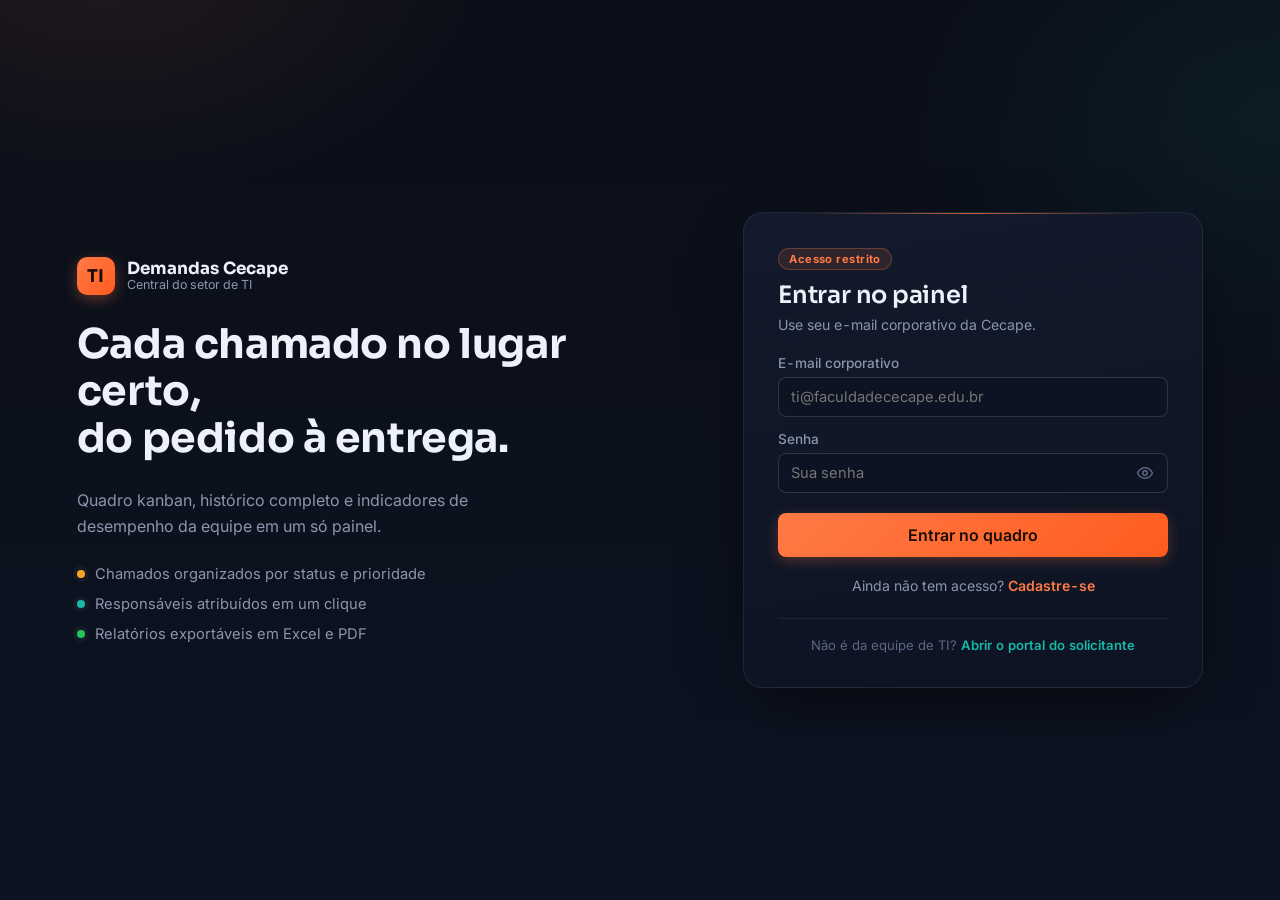
<file: login.html>
<!DOCTYPE html>
<html lang="pt-BR">
<head>
    <meta charset="UTF-8">
    <meta name="viewport" content="width=device-width, initial-scale=1.0">
    <title>Acesso da equipe · TI Cecape</title>

    <link rel="preconnect" href="https://fonts.googleapis.com">
    <link rel="preconnect" href="https://fonts.gstatic.com" crossorigin>
    <link href="https://fonts.googleapis.com/css2?family=Sora:wght@600;700&family=Inter:wght@400;500;600;700&display=swap" rel="stylesheet">

    <link rel="stylesheet" href="tema.css">
    <link rel="stylesheet" href="login.css">
</head>
<body class="pagina-acesso">
    <div class="fundo-decorativo" aria-hidden="true"></div>

    <!-- Painel lateral de apresentação (só aparece em telas largas) -->
    <section class="vitrine-acesso">
        <div class="marca">
            <div class="marca-icone">TI</div>
            <div class="marca-texto">
                <strong>Demandas Cecape</strong>
                <span>Central do setor de TI</span>
            </div>
        </div>

        <h1 class="vitrine-titulo">Cada chamado no lugar certo,<br>do pedido à entrega.</h1>
        <p class="vitrine-descricao">
            Quadro kanban, histórico completo e indicadores de desempenho da equipe em um só painel.
        </p>

        <ul class="vitrine-lista">
            <li><span class="vitrine-marcador" data-cor="pendente"></span> Chamados organizados por status e prioridade</li>
            <li><span class="vitrine-marcador" data-cor="andamento"></span> Responsáveis atribuídos em um clique</li>
            <li><span class="vitrine-marcador" data-cor="finalizada"></span> Relatórios exportáveis em Excel e PDF</li>
        </ul>
    </section>

    <!-- Cartão de autenticação -->
    <main class="cartao-acesso">

        <!-- TELA DE LOGIN -->
        <div class="vista-acesso ativo" id="vista-login">
            <div class="cabecalho-acesso">
                <span class="selo-restrito">Acesso restrito</span>
                <h2>Entrar no painel</h2>
                <p>Use seu e-mail corporativo da Cecape.</p>
            </div>

            <div id="mensagemLogin" class="caixa-mensagem"></div>

            <form id="formularioLogin" novalidate>
                <div class="grupo-campo">
                    <label for="loginEmail">E-mail corporativo</label>
                    <input type="email" id="loginEmail" placeholder="ti@faculdadececape.edu.br" autocomplete="username">
                </div>
                <div class="grupo-campo">
                    <label for="loginSenha">Senha</label>
                    <div class="campo-com-botao">
                        <input type="password" id="loginSenha" placeholder="Sua senha" autocomplete="current-password">
                        <button type="button" class="botao-olho" onclick="alternarVisibilidadeSenha('loginSenha', this)" aria-label="Mostrar senha">
                            <svg width="18" height="18" viewBox="0 0 24 24" fill="none" stroke="currentColor" stroke-width="2"><path d="M2 12s3.6-7 10-7 10 7 10 7-3.6 7-10 7-10-7-10-7Z"/><circle cx="12" cy="12" r="3"/></svg>
                        </button>
                    </div>
                </div>
                <button type="submit" class="botao botao-primario botao-largura-total">Entrar no quadro</button>
            </form>

            <div class="link-alternar" onclick="alternarVistaAcesso('cadastro')">
                Ainda não tem acesso? <span>Cadastre-se</span>
            </div>
        </div>

        <!-- TELA DE CADASTRO -->
        <div class="vista-acesso" id="vista-cadastro">
            <div class="cabecalho-acesso">
                <span class="selo-restrito">Novo integrante</span>
                <h2>Criar acesso da TI</h2>
                <p>Somente e-mails @faculdadececape.edu.br.</p>
            </div>

            <div id="mensagemCadastro" class="caixa-mensagem"></div>

            <form id="formularioCadastro" novalidate>
                <div class="linha-formulario">
                    <div class="grupo-campo">
                        <label for="cadastroNome">Nome</label>
                        <input type="text" id="cadastroNome">
                    </div>
                    <div class="grupo-campo">
                        <label for="cadastroSobrenome">Sobrenome</label>
                        <input type="text" id="cadastroSobrenome">
                    </div>
                </div>
                <div class="grupo-campo">
                    <label for="cadastroEmail">E-mail corporativo</label>
                    <input type="email" id="cadastroEmail" placeholder="nome.sobrenome@faculdadececape.edu.br">
                </div>
                <div class="grupo-campo">
                    <label for="cadastroSenha">Senha</label>
                    <div class="campo-com-botao">
                        <input type="password" id="cadastroSenha" autocomplete="new-password">
                        <button type="button" class="botao-olho" onclick="alternarVisibilidadeSenha('cadastroSenha', this)" aria-label="Mostrar senha">
                            <svg width="18" height="18" viewBox="0 0 24 24" fill="none" stroke="currentColor" stroke-width="2"><path d="M2 12s3.6-7 10-7 10 7 10 7-3.6 7-10 7-10-7-10-7Z"/><circle cx="12" cy="12" r="3"/></svg>
                        </button>
                    </div>
                </div>
                <div class="grupo-campo">
                    <label for="cadastroRepetirSenha">Repetir senha</label>
                    <div class="campo-com-botao">
                        <input type="password" id="cadastroRepetirSenha" autocomplete="new-password">
                        <button type="button" class="botao-olho" onclick="alternarVisibilidadeSenha('cadastroRepetirSenha', this)" aria-label="Mostrar senha">
                            <svg width="18" height="18" viewBox="0 0 24 24" fill="none" stroke="currentColor" stroke-width="2"><path d="M2 12s3.6-7 10-7 10 7 10 7-3.6 7-10 7-10-7-10-7Z"/><circle cx="12" cy="12" r="3"/></svg>
                        </button>
                    </div>
                </div>
                <button type="submit" class="botao botao-primario botao-largura-total">Criar acesso</button>
            </form>

            <div class="link-alternar" onclick="alternarVistaAcesso('login')">
                Já possui acesso? <span>Fazer login</span>
            </div>
        </div>

        <div class="rodape-acesso">
            Não é da equipe de TI? <a href="portal.html">Abrir o portal do solicitante</a>
        </div>
    </main>

    <script src="login.js"></script>
</body>
</html>
</file>
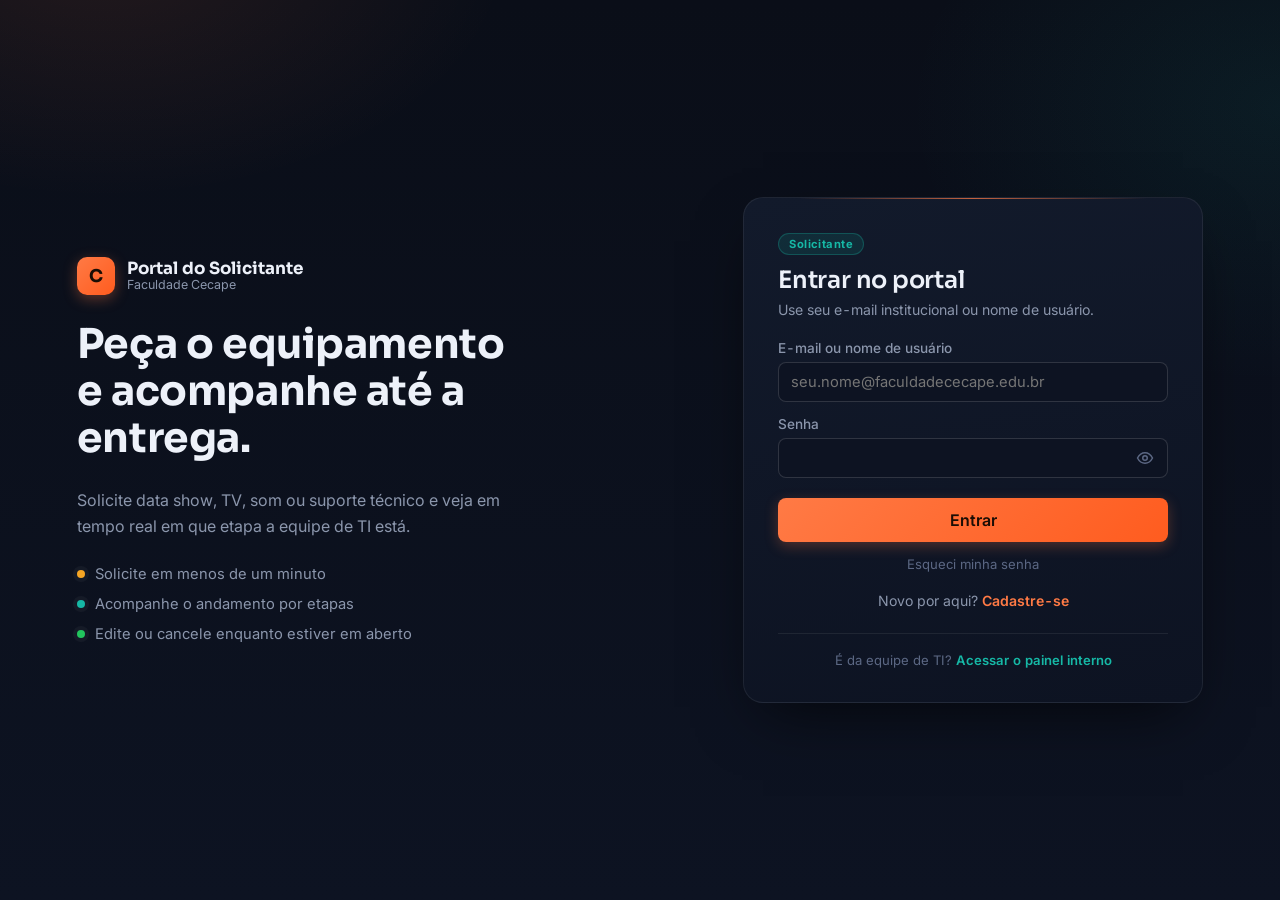
<file: portal.html>
<!DOCTYPE html>
<html lang="pt-BR">
<head>
    <meta charset="UTF-8">
    <meta name="viewport" content="width=device-width, initial-scale=1.0">
    <title>Portal do Solicitante · Cecape</title>

    <link rel="preconnect" href="https://fonts.googleapis.com">
    <link rel="preconnect" href="https://fonts.gstatic.com" crossorigin>
    <link href="https://fonts.googleapis.com/css2?family=Sora:wght@600;700&family=Inter:wght@400;500;600;700&display=swap" rel="stylesheet">

    <link rel="stylesheet" href="tema.css">
    <link rel="stylesheet" href="login.css">
    <link rel="stylesheet" href="portal.css">
</head>
<body>
    <div class="fundo-decorativo" aria-hidden="true"></div>

    <!-- =====================================================
         ÁREA DE AUTENTICAÇÃO DO SOLICITANTE
    ====================================================== -->
    <div class="pagina-acesso" id="area-acesso">

        <section class="vitrine-acesso">
            <div class="marca">
                <div class="marca-icone">C</div>
                <div class="marca-texto">
                    <strong>Portal do Solicitante</strong>
                    <span>Faculdade Cecape</span>
                </div>
            </div>

            <h1 class="vitrine-titulo">Peça o equipamento<br>e acompanhe até a entrega.</h1>
            <p class="vitrine-descricao">
                Solicite data show, TV, som ou suporte técnico e veja em tempo real em que etapa a equipe de TI está.
            </p>

            <ul class="vitrine-lista">
                <li><span class="vitrine-marcador" data-cor="pendente"></span> Solicite em menos de um minuto</li>
                <li><span class="vitrine-marcador" data-cor="andamento"></span> Acompanhe o andamento por etapas</li>
                <li><span class="vitrine-marcador" data-cor="finalizada"></span> Edite ou cancele enquanto estiver em aberto</li>
            </ul>
        </section>

        <main class="cartao-acesso">

            <!-- LOGIN -->
            <div class="vista-acesso ativo" id="vista-login">
                <div class="cabecalho-acesso">
                    <span class="selo-restrito selo-solicitante">Solicitante</span>
                    <h2>Entrar no portal</h2>
                    <p>Use seu e-mail institucional ou nome de usuário.</p>
                </div>

                <div id="mensagemLogin" class="caixa-mensagem"></div>

                <form id="formularioLoginSolicitante" novalidate>
                    <div class="grupo-campo">
                        <label for="loginEmail">E-mail ou nome de usuário</label>
                        <input type="text" id="loginEmail" placeholder="seu.nome@faculdadececape.edu.br" autocomplete="username">
                    </div>
                    <div class="grupo-campo">
                        <label for="loginSenha">Senha</label>
                        <div class="campo-com-botao">
                            <input type="password" id="loginSenha" autocomplete="current-password">
                            <button type="button" class="botao-olho" onclick="alternarVisibilidadeSenha('loginSenha', this)" aria-label="Mostrar senha">
                                <svg width="18" height="18" viewBox="0 0 24 24" fill="none" stroke="currentColor" stroke-width="2"><path d="M2 12s3.6-7 10-7 10 7 10 7-3.6 7-10 7-10-7-10-7Z"/><circle cx="12" cy="12" r="3"/></svg>
                            </button>
                        </div>
                    </div>
                    <button type="submit" class="botao botao-primario botao-largura-total">Entrar</button>
                </form>

                <div class="link-esqueci" onclick="recuperarSenha()">Esqueci minha senha</div>

                <div class="link-alternar" onclick="alternarVistaAcesso('cadastro')">
                    Novo por aqui? <span>Cadastre-se</span>
                </div>
            </div>

            <!-- CADASTRO -->
            <div class="vista-acesso" id="vista-cadastro">
                <div class="cabecalho-acesso">
                    <span class="selo-restrito selo-solicitante">Nova conta</span>
                    <h2>Criar cadastro</h2>
                    <p>Somente e-mails @faculdadececape.edu.br.</p>
                </div>

                <div id="mensagemCadastro" class="caixa-mensagem"></div>

                <form id="formularioCadastroSolicitante" novalidate>
                    <div class="linha-formulario">
                        <div class="grupo-campo">
                            <label for="cadastroNome">Nome</label>
                            <input type="text" id="cadastroNome">
                        </div>
                        <div class="grupo-campo">
                            <label for="cadastroSobrenome">Sobrenome</label>
                            <input type="text" id="cadastroSobrenome">
                        </div>
                    </div>
                    <div class="grupo-campo">
                        <label for="cadastroSetor">Setor</label>
                        <input type="text" id="cadastroSetor" placeholder="Ex: Coordenação, Biblioteca…">
                    </div>
                    <div class="grupo-campo">
                        <label for="cadastroEmail">E-mail institucional</label>
                        <input type="email" id="cadastroEmail" placeholder="seu.nome@faculdadececape.edu.br">
                    </div>
                    <div class="grupo-campo">
                        <label for="cadastroSenha">Senha</label>
                        <div class="campo-com-botao">
                            <input type="password" id="cadastroSenha" autocomplete="new-password">
                            <button type="button" class="botao-olho" onclick="alternarVisibilidadeSenha('cadastroSenha', this)" aria-label="Mostrar senha">
                                <svg width="18" height="18" viewBox="0 0 24 24" fill="none" stroke="currentColor" stroke-width="2"><path d="M2 12s3.6-7 10-7 10 7 10 7-3.6 7-10 7-10-7-10-7Z"/><circle cx="12" cy="12" r="3"/></svg>
                            </button>
                        </div>
                    </div>
                    <button type="submit" class="botao botao-primario botao-largura-total">Criar conta</button>
                </form>

                <div class="link-alternar" onclick="alternarVistaAcesso('login')">
                    Já tem conta? <span>Faça login</span>
                </div>
            </div>

            <div class="rodape-acesso">
                É da equipe de TI? <a href="login.html">Acessar o painel interno</a>
            </div>
        </main>
    </div>

    <!-- =====================================================
         ÁREA LOGADA — ACOMPANHAMENTO DAS SOLICITAÇÕES
    ====================================================== -->
    <div id="area-painel" class="area-painel" style="display: none;">
        <header class="cabecalho">
            <div class="marca">
                <div class="marca-icone">C</div>
                <div class="marca-texto">
                    <strong>Portal do Solicitante</strong>
                    <span>Faculdade Cecape</span>
                </div>
            </div>

            <div class="menu-usuario">
                <div class="usuario-info">
                    <div class="usuario-avatar" id="avatarSolicitante">?</div>
                    <span class="usuario-saudacao">Olá, <strong id="nomeSolicitante">Usuário</strong></span>
                </div>
                <div class="usuario-acoes">
                    <button class="botao botao-primario" onclick="abrirModalSolicitacao()">+ Nova solicitação</button>
                    <button class="botao botao-secundario" onclick="sairDoPortal()">Sair</button>
                </div>
            </div>
        </header>

        <main class="conteudo-painel">
            <div class="resumo-solicitacoes">
                <div class="resumo-item" data-status="pendente">
                    <span class="resumo-valor" id="resumoPendentes">0</span>
                    <span class="resumo-rotulo">Aguardando a TI</span>
                </div>
                <div class="resumo-item" data-status="em_andamento">
                    <span class="resumo-valor" id="resumoAndamento">0</span>
                    <span class="resumo-rotulo">Em análise</span>
                </div>
                <div class="resumo-item" data-status="finalizada">
                    <span class="resumo-valor" id="resumoFinalizadas">0</span>
                    <span class="resumo-rotulo">Concluídas</span>
                </div>
                <div class="resumo-item" data-status="cancelada">
                    <span class="resumo-valor" id="resumoCanceladas">0</span>
                    <span class="resumo-rotulo">Canceladas</span>
                </div>
            </div>

            <div class="secao-solicitacoes">
                <div class="cabecalho-secao">
                    <h2 class="titulo-secao">Minhas solicitações</h2>
                    <div class="filtros-solicitacoes" id="filtrosSolicitacoes">
                        <button class="filtro ativo" data-filtro="todas" onclick="filtrarSolicitacoes('todas', this)">Todas</button>
                        <button class="filtro" data-filtro="abertas" onclick="filtrarSolicitacoes('abertas', this)">Em aberto</button>
                        <button class="filtro" data-filtro="encerradas" onclick="filtrarSolicitacoes('encerradas', this)">Encerradas</button>
                    </div>
                </div>

                <div class="lista-solicitacoes" id="listaSolicitacoes"></div>
            </div>
        </main>
    </div>

    <!-- =====================================================
         MODAL — NOVA SOLICITAÇÃO / EDIÇÃO
    ====================================================== -->
    <div id="modalSolicitacao" class="modal">
        <div class="modal-conteudo">
            <div class="modal-cabecalho">
                <h2 id="tituloModalSolicitacao">Solicitar equipamento ou serviço</h2>
                <button class="fechar-modal" onclick="fecharModalSolicitacao()" aria-label="Fechar">&times;</button>
            </div>

            <form id="formularioSolicitacao" novalidate>
                <div class="grupo-campo">
                    <label for="campoEquipamento">O que você precisa?</label>
                    <input type="text" id="campoEquipamento" placeholder="Ex: Data show, TV, caixa de som…" required>
                </div>

                <div class="grupo-campo">
                    <label for="campoSala">Sala ou local</label>
                    <select id="campoSala" required>
                        <option value="">Selecione…</option>
                        <option value="Sala 01">Sala 01 (1º andar)</option>
                        <option value="Sala 02">Sala 02 (1º andar)</option>
                        <option value="Sala 03">Sala 03 (1º andar)</option>
                        <option value="Sala 04">Sala 04 (1º andar)</option>
                        <option value="Sala 05">Sala 05 (1º andar)</option>
                        <option value="Sala 06">Sala 06 (1º andar)</option>
                        <option value="Sala 07">Sala 07</option>
                        <option value="Sala 08">Sala 08</option>
                        <option value="Sala 09">Sala 09</option>
                        <option value="Sala 10">Sala 10</option>
                        <option value="Sala 11">Sala 11</option>
                        <option value="Sala 12">Sala 12</option>
                        <option value="Sala 13">Sala 13</option>
                        <option value="Sala 14">Sala 14</option>
                        <option value="Sala 15">Sala 15</option>
                        <option value="Pré-clínico 1">Pré-clínico 1</option>
                        <option value="Pré-clínico 2">Pré-clínico 2</option>
                        <option value="Pré-clínico 3">Pré-clínico 3</option>
                        <option value="Lab. Informática">Lab. Informática</option>
                        <option value="Lab. Radiologia">Lab. Radiologia</option>
                        <option value="Auditório">Auditório</option>
                    </select>
                </div>

                <div class="linha-formulario">
                    <div class="grupo-campo">
                        <label for="campoData">Data</label>
                        <input type="date" id="campoData" required>
                    </div>
                    <div class="grupo-campo">
                        <label for="campoHoraInicio">Início</label>
                        <input type="time" id="campoHoraInicio" required>
                    </div>
                    <div class="grupo-campo">
                        <label for="campoHoraFim">Fim</label>
                        <input type="time" id="campoHoraFim" required>
                    </div>
                </div>

                <div class="grupo-campo">
                    <label for="campoObservacoes">Observações</label>
                    <textarea id="campoObservacoes" rows="3" placeholder="Algum detalhe que a TI precisa saber?"></textarea>
                </div>

                <button type="submit" class="botao botao-primario botao-largura-total" id="botaoEnviarSolicitacao">Enviar solicitação</button>
            </form>
        </div>
    </div>

    <script src="portal.js"></script>
</body>
</html>
</file>
<file: tema.css>
/* =========================================================
   TEMA CECAPE — sistema de design compartilhado
   Usado por: index.html, login.html, portal.html
   Paleta: tinta naval profunda + tangerina (ação) + verde-água (info)
========================================================= */
:root {
    /* Cores base */
    --cor-fundo: #0a0e18;
    --cor-fundo-alt: #0d1322;
    --cor-painel: #121a2b;
    --cor-superficie: #1a2338;
    --cor-superficie-alta: #212c46;
    --cor-borda: rgba(255, 255, 255, 0.07);
    --cor-borda-forte: rgba(255, 255, 255, 0.14);

    /* Texto */
    --cor-texto: #edf1f9;
    --cor-texto-suave: #8b96ac;
    --cor-texto-fraco: #5c6884;

    /* Acentos */
    --cor-acao: #ff7a45;
    --cor-acao-forte: #ff5c1f;
    --cor-info: #16b8a6;
    --cor-info-forte: #0d9488;

    /* Status / prioridade (semânticas) */
    --cor-pendente: #f5a524;
    --cor-andamento: #16b8a6;
    --cor-finalizada: #22c55e;
    --cor-cancelada: #f43f5e;

    /* Tipografia */
    --fonte-titulo: 'Sora', sans-serif;
    --fonte-corpo: 'Inter', sans-serif;

    /* Superfícies */
    --raio: 10px;
    --raio-grande: 16px;
    --sombra-base: 0 8px 24px rgba(0, 0, 0, 0.35);
    --duracao: 0.22s;
}

* { box-sizing: border-box; margin: 0; padding: 0; }

html { color-scheme: dark; }

body {
    background: var(--cor-fundo);
    color: var(--cor-texto);
    font-family: var(--fonte-corpo);
    font-feature-settings: "tnum" 1;
    position: relative;
}

/* Fundo decorativo — um único gesto, contido, presente em toda a experiência */
.fundo-decorativo {
    position: fixed;
    inset: 0;
    z-index: -1;
    pointer-events: none;
    background:
        radial-gradient(680px 420px at 8% -6%, rgba(255, 122, 69, 0.10), transparent 60%),
        radial-gradient(620px 460px at 100% 12%, rgba(22, 184, 166, 0.08), transparent 60%),
        linear-gradient(180deg, var(--cor-fundo) 0%, var(--cor-fundo-alt) 100%);
}

h1, h2, h3, h4 { font-family: var(--fonte-titulo); font-weight: 600; letter-spacing: -0.01em; }

:focus-visible { outline: 2px solid var(--cor-acao); outline-offset: 2px; border-radius: 4px; }

/* =========================================================
   CABEÇALHO (usado no quadro de TI e no portal do solicitante)
========================================================= */
.cabecalho {
    display: flex;
    justify-content: space-between;
    align-items: center;
    gap: 20px;
    background: linear-gradient(180deg, rgba(23, 32, 52, 0.9), rgba(18, 26, 43, 0.9));
    backdrop-filter: blur(10px);
    border: 1px solid var(--cor-borda);
    padding: 12px 20px;
    border-radius: var(--raio-grande);
    margin-bottom: 20px;
    box-shadow: var(--sombra-base);
    position: sticky;
    top: 0;
    z-index: 50;
}

.marca { display: flex; align-items: center; gap: 12px; }

.marca-icone {
    width: 38px;
    height: 38px;
    border-radius: 10px;
    background: linear-gradient(135deg, var(--cor-acao), var(--cor-acao-forte));
    display: flex;
    align-items: center;
    justify-content: center;
    font-family: var(--fonte-titulo);
    font-weight: 700;
    font-size: 1.1rem;
    color: #1a0d05;
    flex-shrink: 0;
    box-shadow: 0 4px 14px rgba(255, 122, 69, 0.35);
}

.marca-texto { display: flex; flex-direction: column; line-height: 1.15; }
.marca-texto strong { font-family: var(--fonte-titulo); font-size: 1.05rem; }
.marca-texto span { font-size: 0.78rem; color: var(--cor-texto-suave); }

.nav-abas {
    display: flex;
    gap: 4px;
    background: var(--cor-fundo-alt);
    border: 1px solid var(--cor-borda);
    padding: 4px;
    border-radius: 10px;
}

.aba {
    background: transparent;
    color: var(--cor-texto-suave);
    border: none;
    padding: 9px 16px;
    font-family: var(--fonte-corpo);
    font-size: 0.9rem;
    font-weight: 600;
    cursor: pointer;
    border-radius: 7px;
    transition: color var(--duracao) ease, background var(--duracao) ease;
}
.aba:hover { color: var(--cor-texto); }
.aba.ativo { color: #1a0d05; background: linear-gradient(135deg, var(--cor-acao), var(--cor-acao-forte)); }

.menu-usuario { display: flex; align-items: center; gap: 14px; flex-wrap: nowrap; white-space: nowrap; }
.usuario-info { display: flex; align-items: center; gap: 10px; }

.usuario-avatar {
    width: 34px;
    height: 34px;
    border-radius: 50%;
    background: linear-gradient(135deg, var(--cor-info), var(--cor-info-forte));
    display: flex;
    align-items: center;
    justify-content: center;
    font-family: var(--fonte-titulo);
    font-weight: 700;
    font-size: 0.85rem;
    flex-shrink: 0;
}

.usuario-saudacao { font-size: 0.85rem; color: var(--cor-texto-suave); }
.usuario-saudacao strong { color: var(--cor-texto); font-weight: 600; }
.usuario-acoes { display: flex; gap: 8px; }

/* =========================================================
   BOTÕES
========================================================= */
.botao {
    font-family: var(--fonte-corpo);
    border: none;
    padding: 9px 16px;
    border-radius: 8px;
    cursor: pointer;
    font-weight: 600;
    font-size: 0.88rem;
    transition: transform var(--duracao) ease, filter var(--duracao) ease, background var(--duracao) ease;
    white-space: nowrap;
}
.botao:active { transform: scale(0.96); }

.botao-primario {
    background: linear-gradient(135deg, var(--cor-acao), var(--cor-acao-forte));
    color: #1a0d05;
    box-shadow: 0 4px 14px rgba(255, 122, 69, 0.28);
}
.botao-primario:hover { filter: brightness(1.08); }

.botao-secundario { background: var(--cor-superficie-alta); color: var(--cor-texto); border: 1px solid var(--cor-borda-forte); }
.botao-secundario:hover { background: #283452; }

.botao-perigo { background: rgba(244, 63, 94, 0.14); color: #fca5b1; border: 1px solid rgba(244, 63, 94, 0.3); }
.botao-perigo:hover { background: rgba(244, 63, 94, 0.24); }

.botao-pequeno { padding: 6px 12px; font-size: 0.8rem; }
.botao-largura-total { width: 100%; margin-top: 6px; padding: 12px; font-size: 1rem; }

.botao-icone {
    background: transparent;
    border: none;
    color: var(--cor-texto-fraco);
    font-size: 1.2rem;
    line-height: 1;
    cursor: pointer;
    padding: 2px 4px;
    border-radius: 6px;
    transition: color var(--duracao) ease, background var(--duracao) ease;
}
.botao-icone:hover { color: var(--cor-cancelada); background: rgba(244, 63, 94, 0.1); }

/* =========================================================
   CAMPOS DE FORMULÁRIO (modais e telas de autenticação)
========================================================= */
.grupo-campo { margin-bottom: 14px; }
.grupo-campo label { display: block; margin-bottom: 6px; color: var(--cor-texto-suave); font-weight: 500; font-size: 0.85rem; }

.grupo-campo input, .grupo-campo textarea, .grupo-campo select {
    width: 100%;
    padding: 10px 12px;
    border-radius: 8px;
    border: 1px solid var(--cor-borda-forte);
    background: var(--cor-fundo-alt);
    color: var(--cor-texto);
    font-size: 0.92rem;
    font-family: var(--fonte-corpo);
    transition: border-color var(--duracao) ease;
}
.grupo-campo input:focus, .grupo-campo textarea:focus, .grupo-campo select:focus { border-color: var(--cor-acao); outline: none; }

.grupo-campo.campo-invalido input,
.grupo-campo.campo-invalido select,
.grupo-campo input.campo-invalido {
    border-color: var(--cor-cancelada) !important;
    background: rgba(244, 63, 94, 0.06) !important;
}

.linha-formulario { display: flex; gap: 12px; }
.linha-formulario .grupo-campo { flex: 1; min-width: 0; }

/* Caixa de mensagens de feedback (sucesso / erro) */
.caixa-mensagem {
    display: none;
    padding: 10px 12px;
    border-radius: 8px;
    margin-bottom: 15px;
    font-size: 0.85rem;
    text-align: center;
    font-weight: 600;
}
.caixa-mensagem--erro { display: block; background: rgba(244, 63, 94, 0.14); color: #fca5b1; border: 1px solid rgba(244, 63, 94, 0.3); }
.caixa-mensagem--sucesso { display: block; background: rgba(34, 197, 94, 0.14); color: #86efac; border: 1px solid rgba(34, 197, 94, 0.3); }

/* =========================================================
   MODAL
========================================================= */
.modal { display: none; position: fixed; z-index: 1000; inset: 0; background: rgba(6, 9, 16, 0.72); backdrop-filter: blur(3px); overflow: auto; }
.modal.aberto { display: flex; align-items: flex-start; justify-content: center; }

.modal-conteudo {
    background: var(--cor-painel);
    border: 1px solid var(--cor-borda-forte);
    margin: 5% auto;
    padding: 26px;
    border-radius: var(--raio-grande);
    width: 90%;
    max-width: 480px;
    box-shadow: 0 20px 60px rgba(0, 0, 0, 0.5);
    animation: entrada-modal 0.24s cubic-bezier(0.16, 1, 0.3, 1);
}

@keyframes entrada-modal {
    from { opacity: 0; transform: translateY(14px) scale(0.97); }
    to { opacity: 1; transform: translateY(0) scale(1); }
}

.modal-cabecalho { display: flex; justify-content: space-between; align-items: center; margin-bottom: 18px; }
.modal-cabecalho h2 { font-size: 1.15rem; }
.fechar-modal { color: var(--cor-texto-suave); font-size: 1.6rem; font-weight: 400; cursor: pointer; line-height: 1; background: none; border: none; }
.fechar-modal:hover { color: var(--cor-texto); }

/* =========================================================
   TABELAS DE DADOS
========================================================= */
.tabela-wrapper { overflow-x: auto; background: var(--cor-painel); border: 1px solid var(--cor-borda); border-radius: var(--raio-grande); padding: 6px; }
.tabela-dados { width: 100%; border-collapse: collapse; text-align: left; }
.tabela-dados th, .tabela-dados td { padding: 12px 14px; border-bottom: 1px solid var(--cor-borda); font-size: 0.85rem; }
.tabela-dados thead th { background: var(--cor-fundo-alt); color: var(--cor-texto-suave); font-weight: 600; font-size: 0.78rem; position: sticky; top: 0; }
.tabela-dados tbody tr { transition: background var(--duracao) ease; }
.tabela-dados tbody tr:hover { background: rgba(255, 255, 255, 0.02); }

/* Etiquetas de status/prioridade (kanban, histórico e portal) */
.etiqueta-status { padding: 4px 10px; border-radius: 20px; font-size: 0.74rem; font-weight: 700; display: inline-block; }
.etiqueta-status--pendente { color: var(--cor-pendente); background: color-mix(in srgb, var(--cor-pendente) 16%, transparent); }
.etiqueta-status--em_andamento { color: var(--cor-andamento); background: color-mix(in srgb, var(--cor-andamento) 16%, transparent); }
.etiqueta-status--finalizada { color: var(--cor-finalizada); background: color-mix(in srgb, var(--cor-finalizada) 16%, transparent); }
.etiqueta-status--cancelada { color: var(--cor-cancelada); background: color-mix(in srgb, var(--cor-cancelada) 16%, transparent); }
.etiqueta-visibilidade { color: var(--cor-texto-suave); background: var(--cor-superficie-alta); }
.etiqueta-visibilidade--ativa { color: var(--cor-info); background: color-mix(in srgb, var(--cor-info) 16%, transparent); }

/* =========================================================
   ACESSIBILIDADE / SCROLLBAR
========================================================= */
@media (prefers-reduced-motion: reduce) {
    *, *::before, *::after { animation-duration: 0.001ms !important; transition-duration: 0.001ms !important; }
}
@media (max-width: 960px) {
    .cabecalho { flex-wrap: wrap; }
}

::-webkit-scrollbar { width: 8px; height: 8px; }
::-webkit-scrollbar-track { background: transparent; }
::-webkit-scrollbar-thumb { background: var(--cor-superficie-alta); border-radius: 4px; }
::-webkit-scrollbar-thumb:hover { background: #344062; }

input[type="date"], input[type="month"], input[type="time"] { color-scheme: dark; }
input[type="date"]::-webkit-calendar-picker-indicator,
input[type="month"]::-webkit-calendar-picker-indicator,
input[type="time"]::-webkit-calendar-picker-indicator {
    opacity: 1 !important;
    cursor: pointer;
}
</file>
<file: login.css>
/* =========================================================
   TELA DE ACESSO DA TI — estilos específicos
   (o sistema de design fica em tema.css)
========================================================= */

.pagina-acesso {
    min-height: 100vh;
    display: grid;
    grid-template-columns: 1.05fr 460px;
    align-items: center;
    gap: 60px;
    padding: 40px 6vw;
}

/* =========================================================
   VITRINE (coluna de apresentação à esquerda)
========================================================= */
.vitrine-acesso {
    display: flex;
    flex-direction: column;
    gap: 26px;
    max-width: 520px;
    animation: surgir-esquerda 0.7s cubic-bezier(0.16, 1, 0.3, 1) backwards;
}

@keyframes surgir-esquerda {
    from { opacity: 0; transform: translateX(-18px); }
    to { opacity: 1; transform: translateX(0); }
}

.vitrine-titulo {
    font-size: clamp(1.9rem, 3.2vw, 2.7rem);
    line-height: 1.15;
    font-weight: 700;
}

.vitrine-descricao { color: var(--cor-texto-suave); font-size: 1rem; line-height: 1.6; max-width: 44ch; }

.vitrine-lista { list-style: none; display: flex; flex-direction: column; gap: 12px; }
.vitrine-lista li { display: flex; align-items: center; gap: 10px; font-size: 0.92rem; color: var(--cor-texto-suave); }

.vitrine-marcador {
    width: 8px;
    height: 8px;
    border-radius: 50%;
    flex-shrink: 0;
    background: var(--cor-texto-fraco);
    box-shadow: 0 0 0 4px rgba(255, 255, 255, 0.04);
}
.vitrine-marcador[data-cor="pendente"] { background: var(--cor-pendente); }
.vitrine-marcador[data-cor="andamento"] { background: var(--cor-andamento); }
.vitrine-marcador[data-cor="finalizada"] { background: var(--cor-finalizada); }

/* =========================================================
   CARTÃO DE AUTENTICAÇÃO
========================================================= */
.cartao-acesso {
    position: relative;
    background: linear-gradient(170deg, var(--cor-painel), var(--cor-fundo-alt));
    border: 1px solid var(--cor-borda);
    border-radius: 20px;
    padding: 34px;
    width: 100%;
    max-width: 460px;
    box-shadow: 0 24px 60px -20px rgba(0, 0, 0, 0.7);
    animation: surgir-cartao 0.6s cubic-bezier(0.16, 1, 0.3, 1) backwards;
    overflow: hidden;
}

/* Brilho superior sutil, sem virar “card genérico com borda neon” */
.cartao-acesso::before {
    content: "";
    position: absolute;
    top: 0; left: 12%; right: 12%;
    height: 1px;
    background: linear-gradient(90deg, transparent, var(--cor-acao), transparent);
    opacity: 0.75;
}

@keyframes surgir-cartao {
    from { opacity: 0; transform: translateY(22px) scale(0.98); }
    to { opacity: 1; transform: translateY(0) scale(1); }
}

.vista-acesso { display: none; }
.vista-acesso.ativo { display: block; animation: trocar-vista 0.3s ease; }

@keyframes trocar-vista {
    from { opacity: 0; transform: translateY(8px); }
    to { opacity: 1; transform: translateY(0); }
}

.cabecalho-acesso { margin-bottom: 22px; }
.cabecalho-acesso h2 { font-size: 1.5rem; margin: 10px 0 6px; }
.cabecalho-acesso p { color: var(--cor-texto-suave); font-size: 0.88rem; }

.selo-restrito {
    display: inline-block;
    font-size: 0.7rem;
    font-weight: 700;
    letter-spacing: 0.04em;
    color: var(--cor-acao);
    background: rgba(255, 122, 69, 0.12);
    border: 1px solid rgba(255, 122, 69, 0.28);
    padding: 3px 10px;
    border-radius: 20px;
}

/* Campo com botão de revelar senha */
.campo-com-botao { position: relative; display: flex; align-items: center; }
.campo-com-botao input { padding-right: 42px; }

.botao-olho {
    position: absolute;
    right: 10px;
    background: transparent;
    border: none;
    color: var(--cor-texto-fraco);
    cursor: pointer;
    display: flex;
    align-items: center;
    padding: 4px;
    border-radius: 6px;
    transition: color var(--duracao) ease;
}
.botao-olho:hover { color: var(--cor-texto); }
.botao-olho.senha-visivel { color: var(--cor-acao); }

/* Links de alternância entre login e cadastro */
.link-alternar {
    text-align: center;
    margin-top: 20px;
    font-size: 0.88rem;
    color: var(--cor-texto-suave);
    cursor: pointer;
}
.link-alternar span { color: var(--cor-acao); font-weight: 600; }
.link-alternar:hover span { text-decoration: underline; }

.rodape-acesso {
    margin-top: 24px;
    padding-top: 18px;
    border-top: 1px solid var(--cor-borda);
    text-align: center;
    font-size: 0.82rem;
    color: var(--cor-texto-fraco);
}
.rodape-acesso a { color: var(--cor-info); text-decoration: none; font-weight: 600; }
.rodape-acesso a:hover { text-decoration: underline; }

/* Efeito de erro nos campos (tremida curta ao validar) */
@keyframes tremer-campo {
    0%, 100% { transform: translateX(0); }
    25% { transform: translateX(-4px); }
    75% { transform: translateX(4px); }
}
.grupo-campo.campo-invalido { animation: tremer-campo 0.25s ease; }

/* =========================================================
   RESPONSIVO
========================================================= */
@media (max-width: 980px) {
    .pagina-acesso { grid-template-columns: 1fr; justify-items: center; gap: 34px; padding: 34px 20px; }
    .vitrine-acesso { max-width: 460px; }
    .vitrine-titulo { font-size: 1.7rem; }
    .vitrine-lista { display: none; }
}
</file>
<file: portal.css>
/* =========================================================
   PORTAL DO SOLICITANTE — estilos específicos
   (tema.css traz o sistema de design; login.css traz a
    tela de acesso, reaproveitada aqui)
========================================================= */

.selo-solicitante {
    color: var(--cor-info);
    background: rgba(22, 184, 166, 0.12);
    border-color: rgba(22, 184, 166, 0.28);
}

.link-esqueci {
    text-align: center;
    margin-top: 14px;
    font-size: 0.82rem;
    color: var(--cor-texto-fraco);
    cursor: pointer;
}
.link-esqueci:hover { color: var(--cor-texto-suave); text-decoration: underline; }

/* =========================================================
   ÁREA LOGADA
========================================================= */
.area-painel { padding: 20px; min-height: 100vh; }
.conteudo-painel { max-width: 1100px; margin: 0 auto; }

/* Resumo por status */
.resumo-solicitacoes {
    display: grid;
    grid-template-columns: repeat(auto-fit, minmax(150px, 1fr));
    gap: 14px;
    margin-bottom: 30px;
}

.resumo-item {
    background: var(--cor-painel);
    border: 1px solid var(--cor-borda);
    border-radius: var(--raio);
    padding: 16px 18px;
    display: flex;
    flex-direction: column;
    gap: 4px;
    position: relative;
    overflow: hidden;
    transition: transform var(--duracao) ease, border-color var(--duracao) ease;
}
.resumo-item:hover { transform: translateY(-2px); border-color: var(--cor-borda-forte); }

.resumo-item::before {
    content: "";
    position: absolute;
    left: 0; top: 0; bottom: 0;
    width: 3px;
    background: var(--cor-acento-resumo, var(--cor-texto-fraco));
}
.resumo-item[data-status="pendente"] { --cor-acento-resumo: var(--cor-pendente); }
.resumo-item[data-status="em_andamento"] { --cor-acento-resumo: var(--cor-andamento); }
.resumo-item[data-status="finalizada"] { --cor-acento-resumo: var(--cor-finalizada); }
.resumo-item[data-status="cancelada"] { --cor-acento-resumo: var(--cor-cancelada); }

.resumo-valor { font-family: var(--fonte-titulo); font-size: 1.8rem; font-weight: 700; line-height: 1; }
.resumo-rotulo { font-size: 0.82rem; color: var(--cor-texto-suave); }

/* Cabeçalho da seção + filtros */
.cabecalho-secao {
    display: flex;
    justify-content: space-between;
    align-items: center;
    flex-wrap: wrap;
    gap: 12px;
    margin-bottom: 16px;
}
.titulo-secao { font-size: 1.15rem; }

.filtros-solicitacoes {
    display: flex;
    gap: 4px;
    background: var(--cor-fundo-alt);
    border: 1px solid var(--cor-borda);
    padding: 4px;
    border-radius: 10px;
}

.filtro {
    background: transparent;
    border: none;
    color: var(--cor-texto-suave);
    font-family: var(--fonte-corpo);
    font-size: 0.83rem;
    font-weight: 600;
    padding: 7px 14px;
    border-radius: 7px;
    cursor: pointer;
    transition: color var(--duracao) ease, background var(--duracao) ease;
}
.filtro:hover { color: var(--cor-texto); }
.filtro.ativo { color: #05221f; background: linear-gradient(135deg, var(--cor-info), var(--cor-info-forte)); }

.secao-solicitacoes { margin-bottom: 30px; }

/* =========================================================
   CARTÃO DE SOLICITAÇÃO
========================================================= */
.lista-solicitacoes { display: flex; flex-direction: column; gap: 14px; }

.cartao-solicitacao {
    background: var(--cor-painel);
    border: 1px solid var(--cor-borda);
    border-radius: var(--raio-grande);
    padding: 18px 20px;
    display: flex;
    flex-direction: column;
    gap: 14px;
    transition: border-color var(--duracao) ease, transform var(--duracao) ease;
    animation: entrada-solicitacao 0.4s ease backwards;
}
.cartao-solicitacao:hover { border-color: var(--cor-borda-forte); transform: translateY(-2px); }

@keyframes entrada-solicitacao {
    from { opacity: 0; transform: translateY(12px); }
    to { opacity: 1; transform: translateY(0); }
}

.solicitacao-topo { display: flex; justify-content: space-between; align-items: flex-start; gap: 14px; flex-wrap: wrap; }
.solicitacao-identificacao { display: flex; flex-direction: column; gap: 4px; }
.solicitacao-titulo { font-size: 1.05rem; font-weight: 600; }
.solicitacao-protocolo { font-size: 0.74rem; color: var(--cor-texto-fraco); letter-spacing: 0.03em; }

.solicitacao-acoes { display: flex; gap: 6px; align-items: center; }

.botao-acao {
    background: var(--cor-superficie);
    border: 1px solid var(--cor-borda-forte);
    color: var(--cor-texto-suave);
    width: 32px;
    height: 32px;
    border-radius: 8px;
    display: flex;
    align-items: center;
    justify-content: center;
    cursor: pointer;
    transition: color var(--duracao) ease, border-color var(--duracao) ease, background var(--duracao) ease;
}
.botao-acao:hover { color: var(--cor-texto); border-color: var(--cor-texto-fraco); }
.botao-acao--excluir:hover { color: var(--cor-cancelada); border-color: var(--cor-cancelada); background: rgba(244, 63, 94, 0.08); }

.solicitacao-bloqueada {
    display: inline-flex;
    align-items: center;
    gap: 5px;
    font-size: 0.76rem;
    color: var(--cor-texto-fraco);
    border: 1px dashed var(--cor-borda-forte);
    padding: 5px 10px;
    border-radius: 20px;
}

/* Dados da solicitação */
.solicitacao-dados {
    display: grid;
    grid-template-columns: repeat(auto-fit, minmax(140px, 1fr));
    gap: 12px;
    background: var(--cor-fundo-alt);
    border: 1px solid var(--cor-borda);
    border-radius: 10px;
    padding: 12px 14px;
}
.dado-item { display: flex; flex-direction: column; gap: 3px; }
.dado-rotulo { font-size: 0.72rem; color: var(--cor-texto-fraco); }
.dado-valor { font-size: 0.88rem; color: var(--cor-texto); font-weight: 500; }

.solicitacao-observacoes { font-size: 0.85rem; color: var(--cor-texto-suave); line-height: 1.5; }

/* =========================================================
   TRILHA DE PROGRESSO (etapas do chamado)
========================================================= */
.trilha-progresso { display: flex; align-items: flex-start; padding-top: 4px; }

.etapa { flex: 1; display: flex; flex-direction: column; align-items: center; gap: 7px; position: relative; text-align: center; }

/* Linha ligando as etapas */
.etapa:not(:last-child)::after {
    content: "";
    position: absolute;
    top: 9px;
    left: 50%;
    width: 100%;
    height: 2px;
    background: var(--cor-superficie-alta);
}
.etapa.concluida:not(:last-child)::after { background: var(--cor-etapa, var(--cor-info)); }

.etapa-marcador {
    width: 18px;
    height: 18px;
    border-radius: 50%;
    background: var(--cor-fundo-alt);
    border: 2px solid var(--cor-superficie-alta);
    z-index: 1;
    display: flex;
    align-items: center;
    justify-content: center;
    transition: background var(--duracao) ease, border-color var(--duracao) ease;
}
.etapa.concluida .etapa-marcador { background: var(--cor-etapa, var(--cor-info)); border-color: var(--cor-etapa, var(--cor-info)); }

/* Etapa em que a solicitação está parada agora — pulsa */
.etapa.atual .etapa-marcador {
    border-color: var(--cor-etapa, var(--cor-info));
    background: var(--cor-fundo-alt);
    animation: pulsar-etapa 1.9s ease-in-out infinite;
}

@keyframes pulsar-etapa {
    0%, 100% { box-shadow: 0 0 0 0 color-mix(in srgb, var(--cor-etapa, var(--cor-info)) 55%, transparent); }
    60% { box-shadow: 0 0 0 7px transparent; }
}

.etapa-nome { font-size: 0.74rem; color: var(--cor-texto-fraco); }
.etapa.concluida .etapa-nome, .etapa.atual .etapa-nome { color: var(--cor-texto-suave); }
.etapa.atual .etapa-nome { color: var(--cor-etapa, var(--cor-info)); font-weight: 600; }

/* Trilha de uma solicitação cancelada */
.trilha-progresso.trilha-cancelada { --cor-etapa: var(--cor-cancelada); }
.trilha-progresso.trilha-concluida { --cor-etapa: var(--cor-finalizada); }

/* Estado vazio da lista */
.solicitacoes-vazio {
    background: var(--cor-painel);
    border: 1px dashed var(--cor-borda-forte);
    border-radius: var(--raio-grande);
    padding: 44px 20px;
    text-align: center;
    color: var(--cor-texto-fraco);
    display: flex;
    flex-direction: column;
    align-items: center;
    gap: 10px;
}
.solicitacoes-vazio strong { color: var(--cor-texto-suave); font-weight: 600; }

/* =========================================================
   RESPONSIVO
========================================================= */
@media (max-width: 680px) {
    .solicitacao-topo { flex-direction: column; }
    .etapa-nome { font-size: 0.68rem; }
}
</file>
